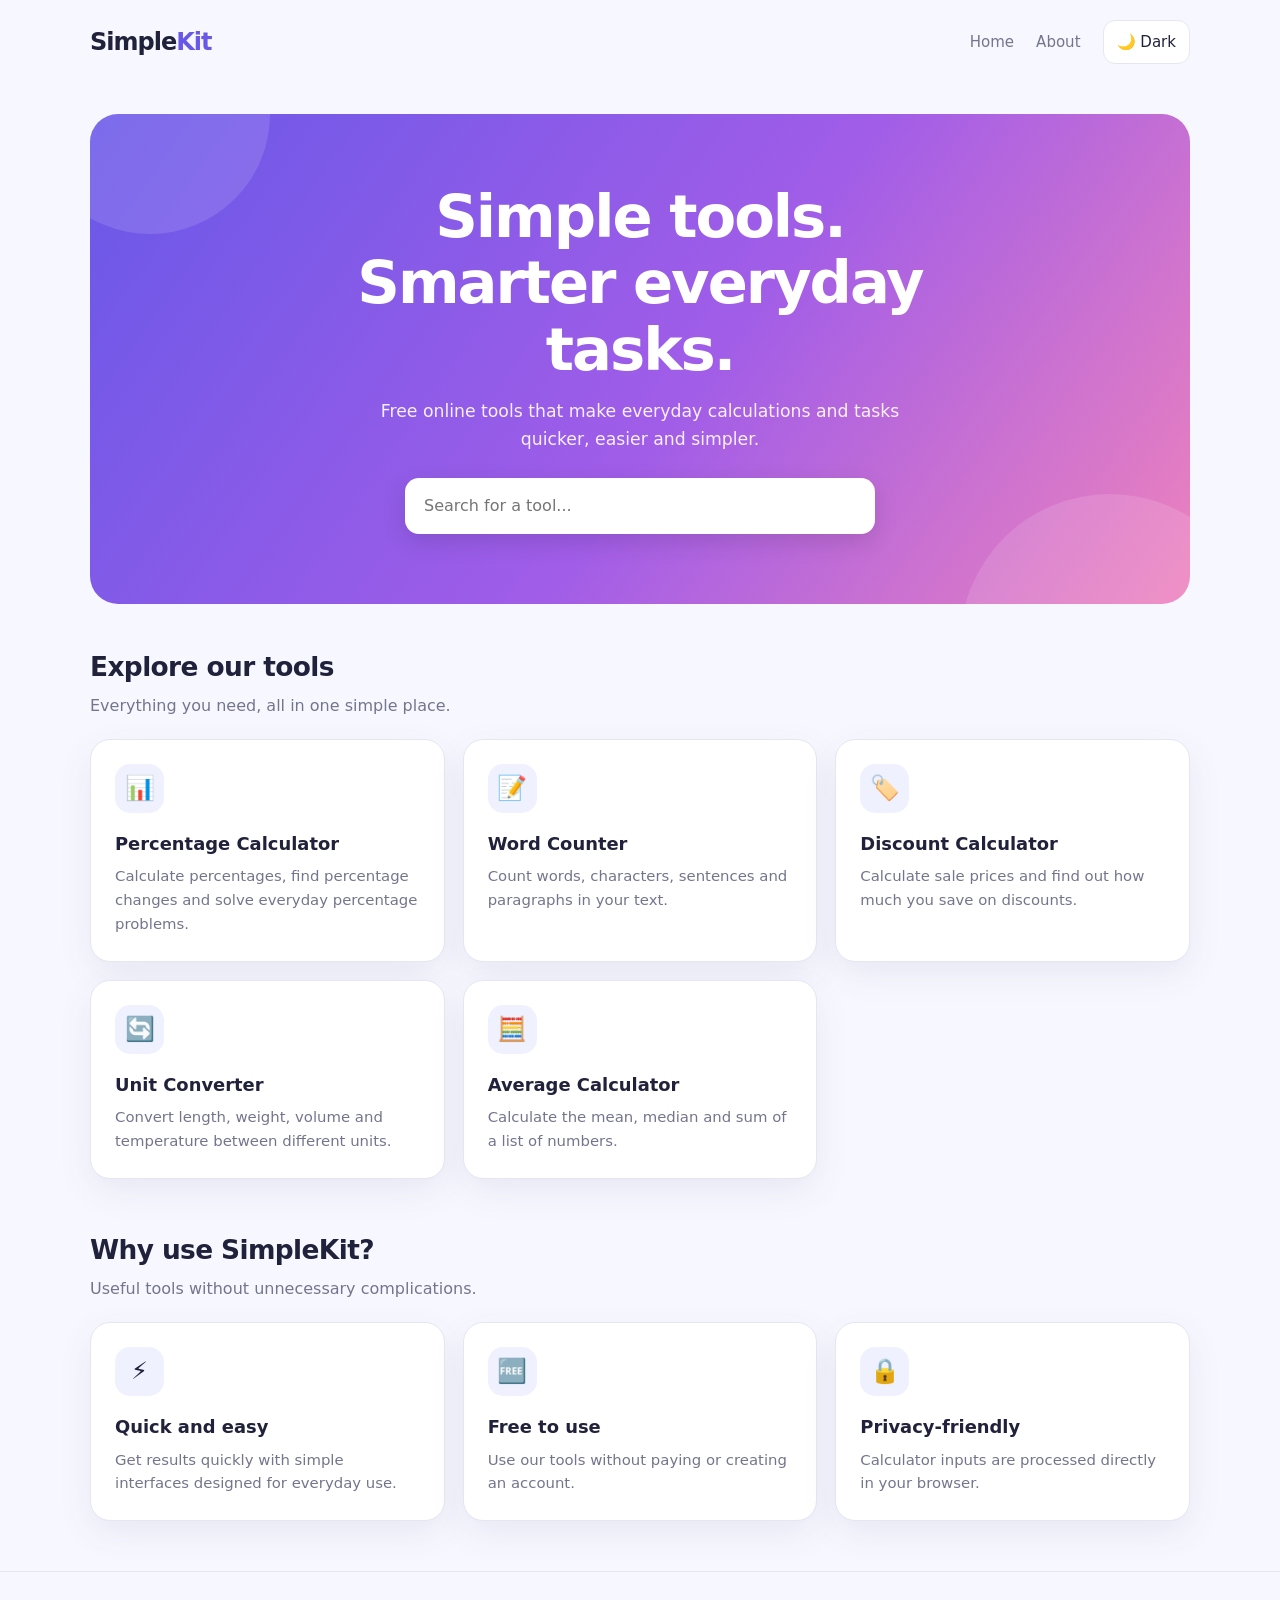
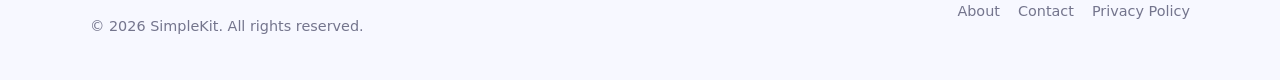
<file: index.html>
<!DOCTYPE html>
<html lang="en">
<head>
  <meta charset="UTF-8">
  <meta name="viewport" content="width=device-width, initial-scale=1.0">

  <meta name="description" content="SimpleKit offers free, easy-to-use online calculators, converters and productivity tools. No downloads or sign-ups required.">

  <meta name="keywords" content="free online tools, percentage calculator, word counter, discount calculator, unit converter, average calculator">

  <meta name="author" content="SimpleKit">

  <meta name="theme-color" content="#6958e8">

  <title>SimpleKit - Free Online Tools</title>

  <link rel="stylesheet" href="/assets/styles.css">

  <script>
    (function () {
      const saved = localStorage.getItem("simplekit-theme");
      const preferred = window.matchMedia("(prefers-color-scheme: dark)").matches
        ? "dark"
        : "light";

      document.documentElement.dataset.theme = saved || preferred;
    })();
  </script>

  <script src="/assets/app.js" defer></script>
</head>

<body>

  <!-- NAVIGATION -->
  <header class="container">
    <nav class="navbar">

      <a href="/" class="logo">
        Simple<span>Kit</span>
      </a>

      <div class="nav-links">
        <a href="/">Home</a>
        <a href="/about/">About</a>

        <button
          class="theme-toggle"
          id="theme-toggle"
          type="button"
          aria-label="Switch theme"
        >
          🌙 Dark
        </button>
      </div>

    </nav>
  </header>


  <!-- HERO SECTION -->
  <main class="container">

    <section class="hero">

      <div class="hero-content">

        <h1>Simple tools.<br>Smarter everyday tasks.</h1>

        <p>
          Free online tools that make everyday calculations and tasks
          quicker, easier and simpler.
        </p>

        <input
          type="search"
          id="tool-search"
          class="search-box"
          placeholder="Search for a tool..."
          aria-label="Search available tools"
        >

      </div>

    </section>


    <!-- TOOLS SECTION -->
    <section>

      <div class="section-heading">
        <h2>Explore our tools</h2>
        <p>Everything you need, all in one simple place.</p>
      </div>


      <div class="tools-grid" id="tools-grid">


        <!-- PERCENTAGE CALCULATOR -->
        <a href="/percentage/" class="tool-card">

          <div class="tool-icon">📊</div>

          <h3>Percentage Calculator</h3>

          <p>
            Calculate percentages, find percentage changes
            and solve everyday percentage problems.
          </p>

        </a>


        <!-- WORD COUNTER -->
        <a href="/word-counter/" class="tool-card">

          <div class="tool-icon">📝</div>

          <h3>Word Counter</h3>

          <p>
            Count words, characters, sentences and paragraphs
            in your text.
          </p>

        </a>


        <!-- DISCOUNT CALCULATOR -->
        <a href="/discount/" class="tool-card">

          <div class="tool-icon">🏷️</div>

          <h3>Discount Calculator</h3>

          <p>
            Calculate sale prices and find out how much
            you save on discounts.
          </p>

        </a>


        <!-- UNIT CONVERTER -->
        <a href="/unit-converter/" class="tool-card">

          <div class="tool-icon">🔄</div>

          <h3>Unit Converter</h3>

          <p>
            Convert length, weight, volume and temperature
            between different units.
          </p>

        </a>


        <!-- AVERAGE CALCULATOR -->
        <a href="/average/" class="tool-card">

          <div class="tool-icon">🧮</div>

          <h3>Average Calculator</h3>

          <p>
            Calculate the mean, median and sum of a list
            of numbers.
          </p>

        </a>


      </div>

      <p
        id="no-results"
        style="display:none; text-align:center; color:var(--muted);"
      >
        No tools found. Try another search.
      </p>

    </section>


    <!-- WHY SIMPLEKIT -->
    <section class="section-heading">

      <h2>Why use SimpleKit?</h2>

      <p>
        Useful tools without unnecessary complications.
      </p>

    </section>

    <div class="tools-grid">

      <div class="tool-card">
        <div class="tool-icon">⚡</div>
        <h3>Quick and easy</h3>
        <p>
          Get results quickly with simple interfaces
          designed for everyday use.
        </p>
      </div>

      <div class="tool-card">
        <div class="tool-icon">🆓</div>
        <h3>Free to use</h3>
        <p>
          Use our tools without paying or creating
          an account.
        </p>
      </div>

      <div class="tool-card">
        <div class="tool-icon">🔒</div>
        <h3>Privacy-friendly</h3>
        <p>
          Calculator inputs are processed directly
          in your browser.
        </p>
      </div>

    </div>

  </main>


  <!-- FOOTER -->
  <footer class="site-footer">

    <div class="container footer-inner">

      <p>
        © <span id="current-year"></span> SimpleKit.
        All rights reserved.
      </p>

      <div class="footer-links">

        <a href="/about/">About</a>

        <a href="/contact/">Contact</a>

        <a href="/privacy/">Privacy Policy</a>

      </div>

    </div>

  </footer>


  <!-- SMALL PAGE SCRIPTS -->
  <script>
    document.getElementById("current-year").textContent =
      new Date().getFullYear();

    const searchInput = document.getElementById("tool-search");
    const cards = document.querySelectorAll("#tools-grid .tool-card");
    const noResults = document.getElementById("no-results");

    searchInput.addEventListener("input", function () {
      const query = this.value.toLowerCase().trim();
      let visibleCount = 0;

      cards.forEach(function (card) {
        const matches = card.textContent.toLowerCase().includes(query);

        card.style.display = matches ? "" : "none";

        if (matches) visibleCount++;
      });

      noResults.style.display = visibleCount === 0 ? "block" : "none";
    });
  </script>

</body>
</html>
</file>
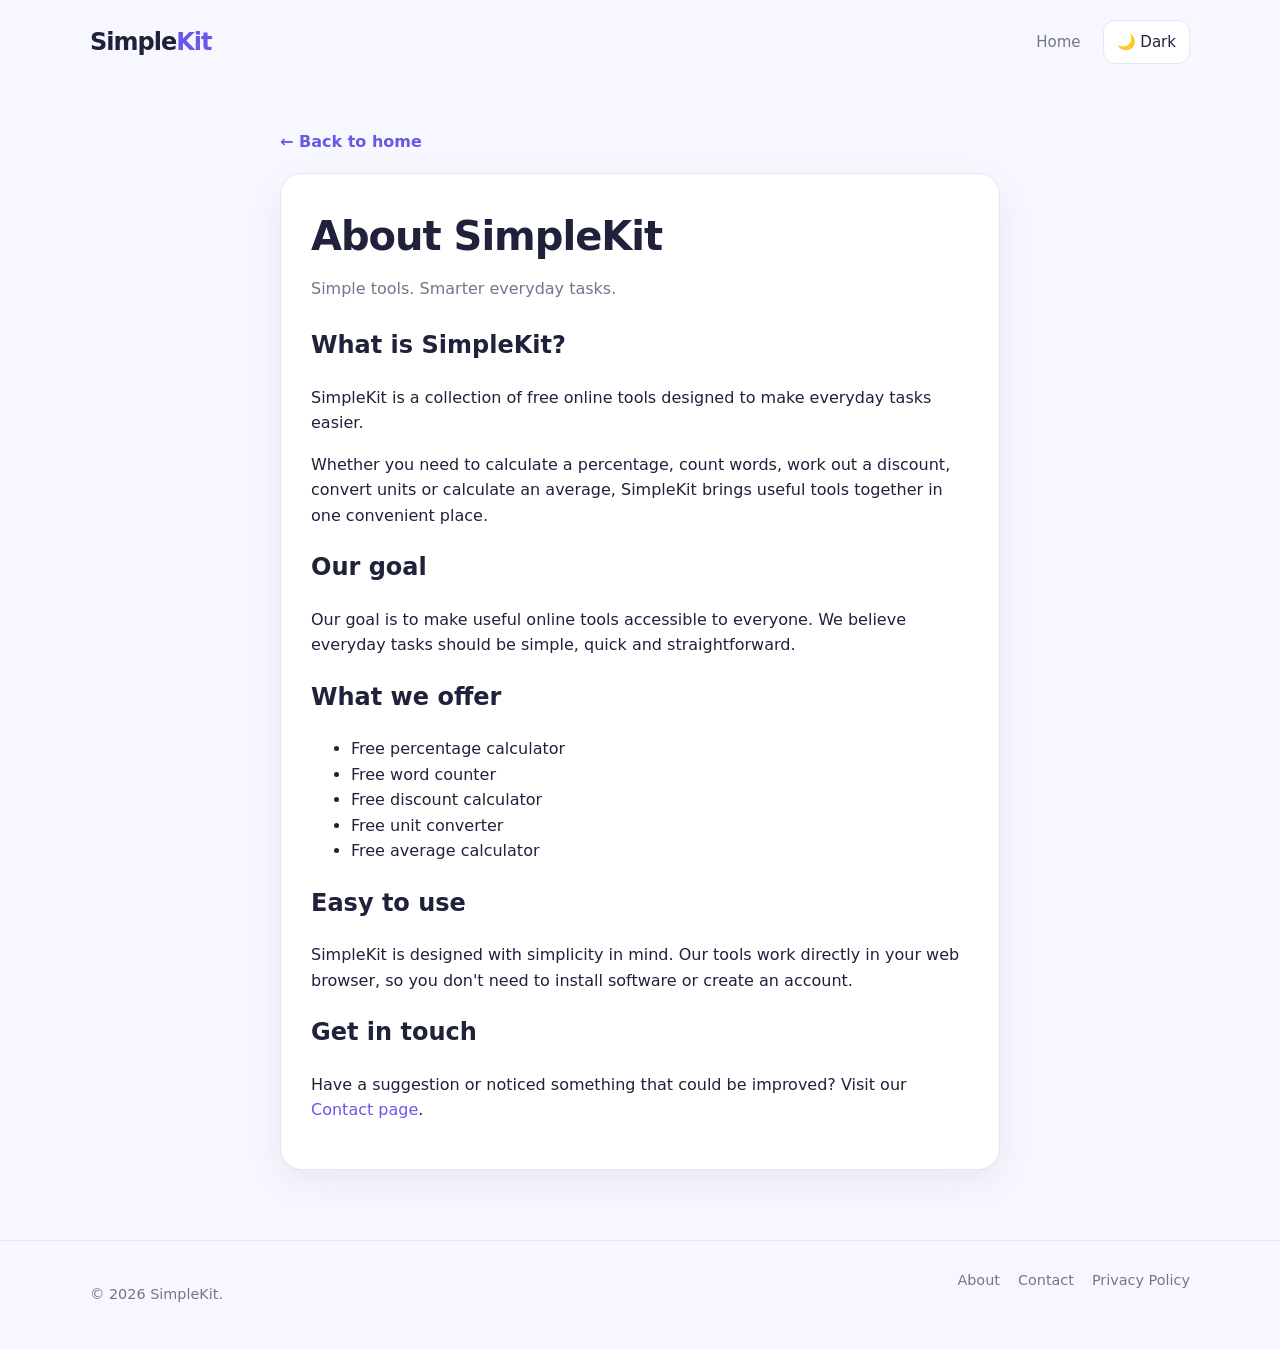
<file: about/index.html>
<!DOCTYPE html>
<html lang="en">
<head>
  <meta charset="UTF-8">
  <meta name="viewport" content="width=device-width, initial-scale=1.0">

  <meta name="description" content="Learn about SimpleKit, a collection of free and easy-to-use online tools designed to simplify everyday tasks.">

  <title>About Us - SimpleKit</title>

  <link rel="stylesheet" href="/assets/styles.css">

  <script>
    (function () {
      const saved = localStorage.getItem("simplekit-theme");
      const preferred = window.matchMedia("(prefers-color-scheme: dark)").matches ? "dark" : "light";
      document.documentElement.dataset.theme = saved || preferred;
    })();
  </script>

  <script src="/assets/app.js" defer></script>
</head>

<body>

  <header class="container">
    <nav class="navbar">
      <a href="/" class="logo">Simple<span>Kit</span></a>

      <div class="nav-links">
        <a href="/">Home</a>
        <button class="theme-toggle" id="theme-toggle" type="button">
          🌙 Dark
        </button>
      </div>
    </nav>
  </header>

  <main class="container">

    <section class="tool-layout">

      <a href="/" class="back-link">← Back to home</a>

      <div class="tool-panel">

        <h1>About SimpleKit</h1>

        <p class="tool-description">
          Simple tools. Smarter everyday tasks.
        </p>

        <h2>What is SimpleKit?</h2>

        <p>
          SimpleKit is a collection of free online tools designed
          to make everyday tasks easier.
        </p>

        <p>
          Whether you need to calculate a percentage, count words,
          work out a discount, convert units or calculate an average,
          SimpleKit brings useful tools together in one convenient place.
        </p>

        <h2>Our goal</h2>

        <p>
          Our goal is to make useful online tools accessible to everyone.
          We believe everyday tasks should be simple, quick and
          straightforward.
        </p>

        <h2>What we offer</h2>

        <ul>
          <li>Free percentage calculator</li>
          <li>Free word counter</li>
          <li>Free discount calculator</li>
          <li>Free unit converter</li>
          <li>Free average calculator</li>
        </ul>

        <h2>Easy to use</h2>

        <p>
          SimpleKit is designed with simplicity in mind.
          Our tools work directly in your web browser, so you
          don't need to install software or create an account.
        </p>

        <h2>Get in touch</h2>

        <p>
          Have a suggestion or noticed something that could be improved?
          Visit our <a href="/contact/" style="color:var(--primary);">Contact page</a>.
        </p>

      </div>

    </section>

  </main>

  <footer class="site-footer">
    <div class="container footer-inner">

      <p>© <span id="current-year"></span> SimpleKit.</p>

      <div class="footer-links">
        <a href="/about/">About</a>
        <a href="/contact/">Contact</a>
        <a href="/privacy/">Privacy Policy</a>
      </div>

    </div>
  </footer>

  <script>
    document.getElementById("current-year").textContent =
      new Date().getFullYear();
  </script>

</body>
</html>
</file>
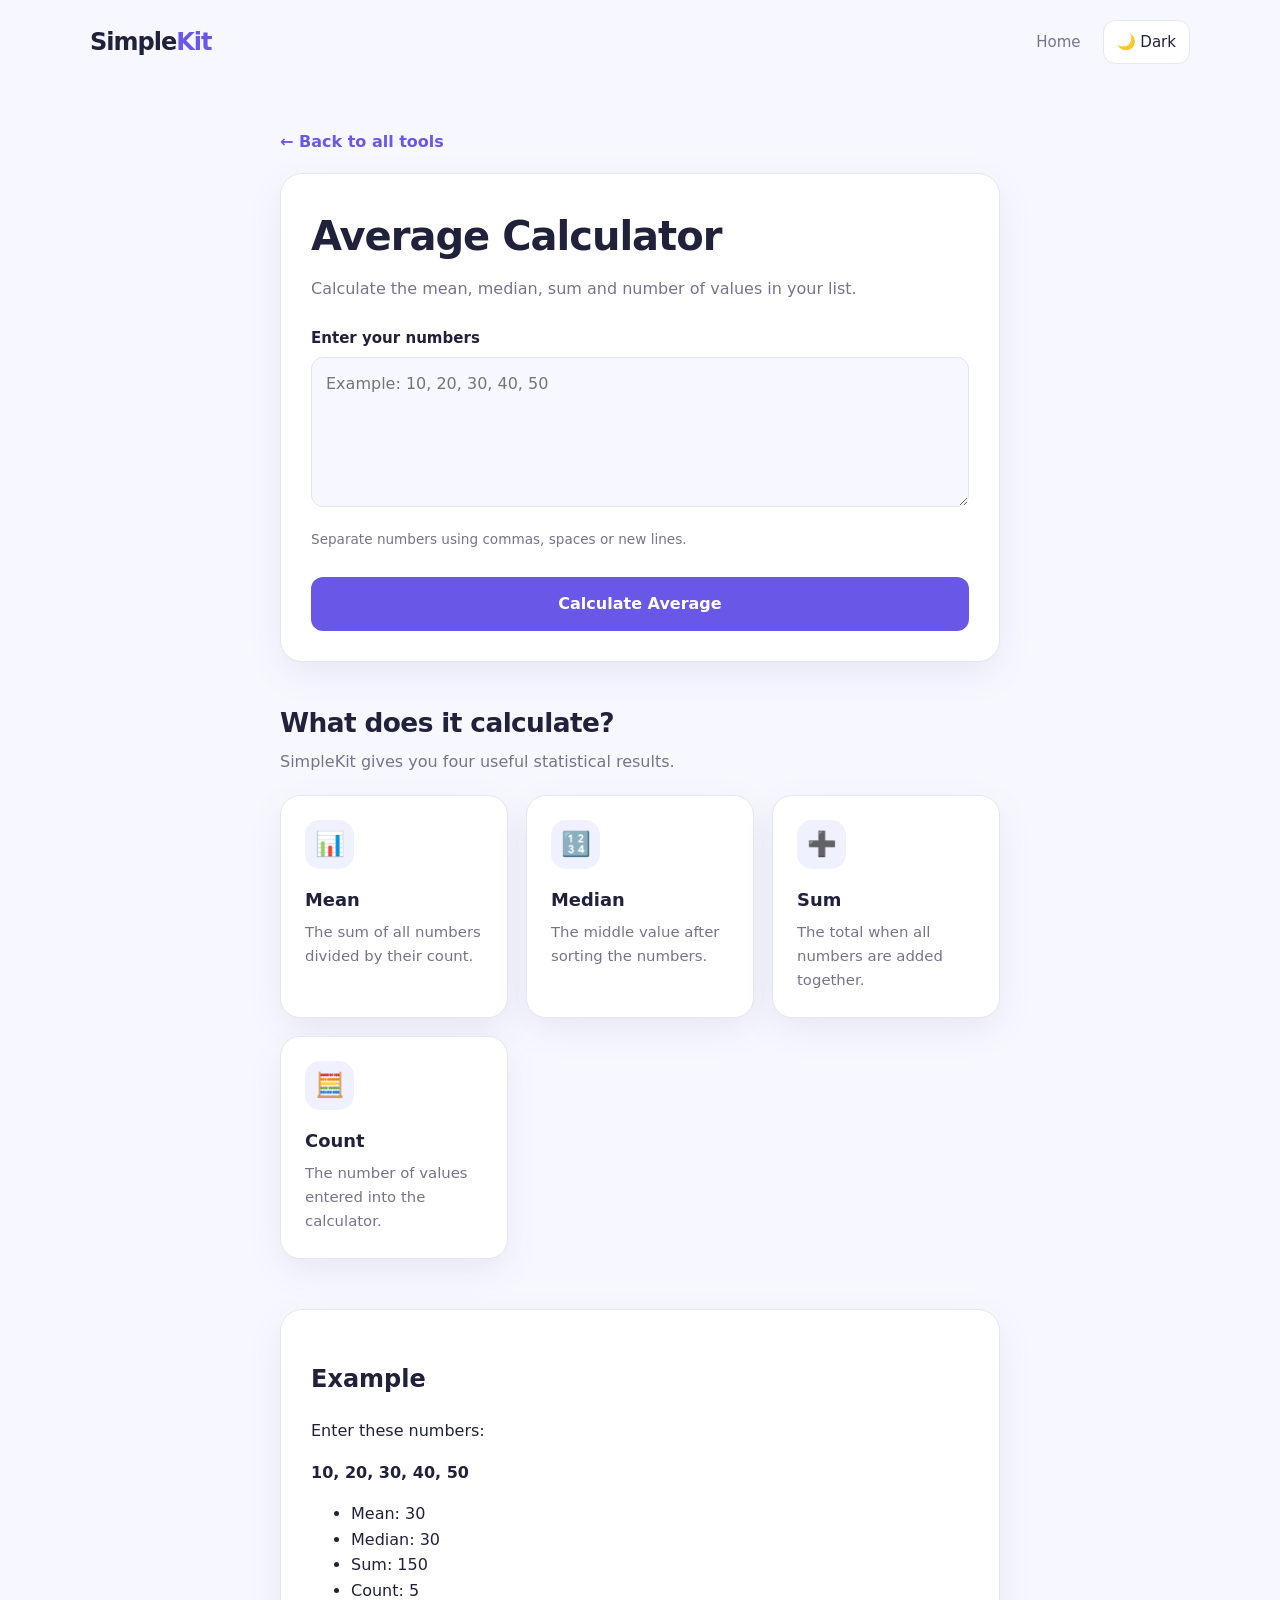
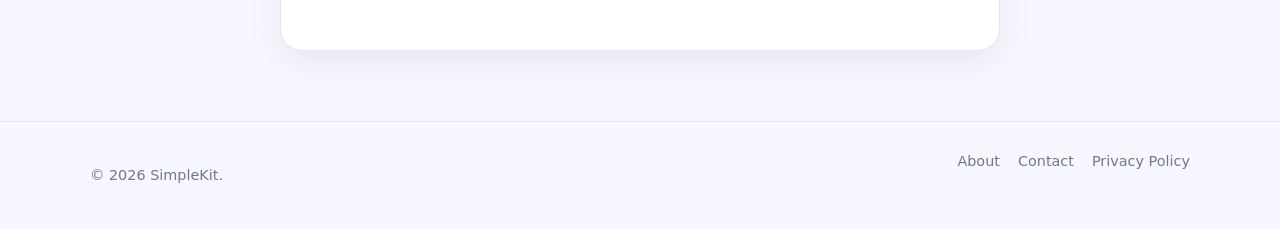
<file: average/index.html>
<!DOCTYPE html>
<html lang="en">
<head>
  <meta charset="UTF-8">
  <meta name="viewport" content="width=device-width, initial-scale=1.0">

  <meta name="description" content="Calculate the mean, median, sum and count of numbers using SimpleKit's free average calculator.">

  <title>Average Calculator - SimpleKit</title>

  <link rel="stylesheet" href="/assets/styles.css">

  <script>
    (function () {
      const saved = localStorage.getItem("simplekit-theme");
      const preferred = window.matchMedia("(prefers-color-scheme: dark)").matches ? "dark" : "light";
      document.documentElement.dataset.theme = saved || preferred;
    })();
  </script>

  <script src="/assets/app.js" defer></script>
</head>

<body>

  <header class="container">
    <nav class="navbar">
      <a href="/" class="logo">Simple<span>Kit</span></a>

      <div class="nav-links">
        <a href="/">Home</a>
        <button class="theme-toggle" id="theme-toggle" type="button">
          🌙 Dark
        </button>
      </div>
    </nav>
  </header>

  <main class="container">

    <section class="tool-layout">

      <a href="/" class="back-link">← Back to all tools</a>

      <div class="tool-panel">

        <h1>Average Calculator</h1>

        <p class="tool-description">
          Calculate the mean, median, sum and number of values
          in your list.
        </p>

        <div class="field">

          <label for="average-numbers">
            Enter your numbers
          </label>

          <textarea
            id="average-numbers"
            placeholder="Example: 10, 20, 30, 40, 50"
          ></textarea>

          <p style="color:var(--muted);font-size:0.85rem;">
            Separate numbers using commas, spaces or new lines.
          </p>

        </div>

        <button
          class="primary-button"
          type="button"
          onclick="calculateAverage()"
        >
          Calculate Average
        </button>

        <div class="result" id="result" aria-live="polite"></div>

      </div>

      <section class="section-heading">
        <h2>What does it calculate?</h2>
        <p>
          SimpleKit gives you four useful statistical results.
        </p>
      </section>

      <div class="tools-grid">

        <div class="tool-card">
          <div class="tool-icon">📊</div>
          <h3>Mean</h3>
          <p>The sum of all numbers divided by their count.</p>
        </div>

        <div class="tool-card">
          <div class="tool-icon">🔢</div>
          <h3>Median</h3>
          <p>The middle value after sorting the numbers.</p>
        </div>

        <div class="tool-card">
          <div class="tool-icon">➕</div>
          <h3>Sum</h3>
          <p>The total when all numbers are added together.</p>
        </div>

        <div class="tool-card">
          <div class="tool-icon">🧮</div>
          <h3>Count</h3>
          <p>The number of values entered into the calculator.</p>
        </div>

      </div>

      <section class="tool-panel">
        <h2>Example</h2>

        <p>Enter these numbers:</p>

        <p><strong>10, 20, 30, 40, 50</strong></p>

        <ul>
          <li>Mean: 30</li>
          <li>Median: 30</li>
          <li>Sum: 150</li>
          <li>Count: 5</li>
        </ul>

      </section>

    </section>

  </main>

  <footer class="site-footer">
    <div class="container footer-inner">

      <p>© <span id="current-year"></span> SimpleKit.</p>

      <div class="footer-links">
        <a href="/about/">About</a>
        <a href="/contact/">Contact</a>
        <a href="/privacy/">Privacy Policy</a>
      </div>

    </div>
  </footer>

  <script>
    document.getElementById("current-year").textContent =
      new Date().getFullYear();
  </script>

</body>
</html>
</file>
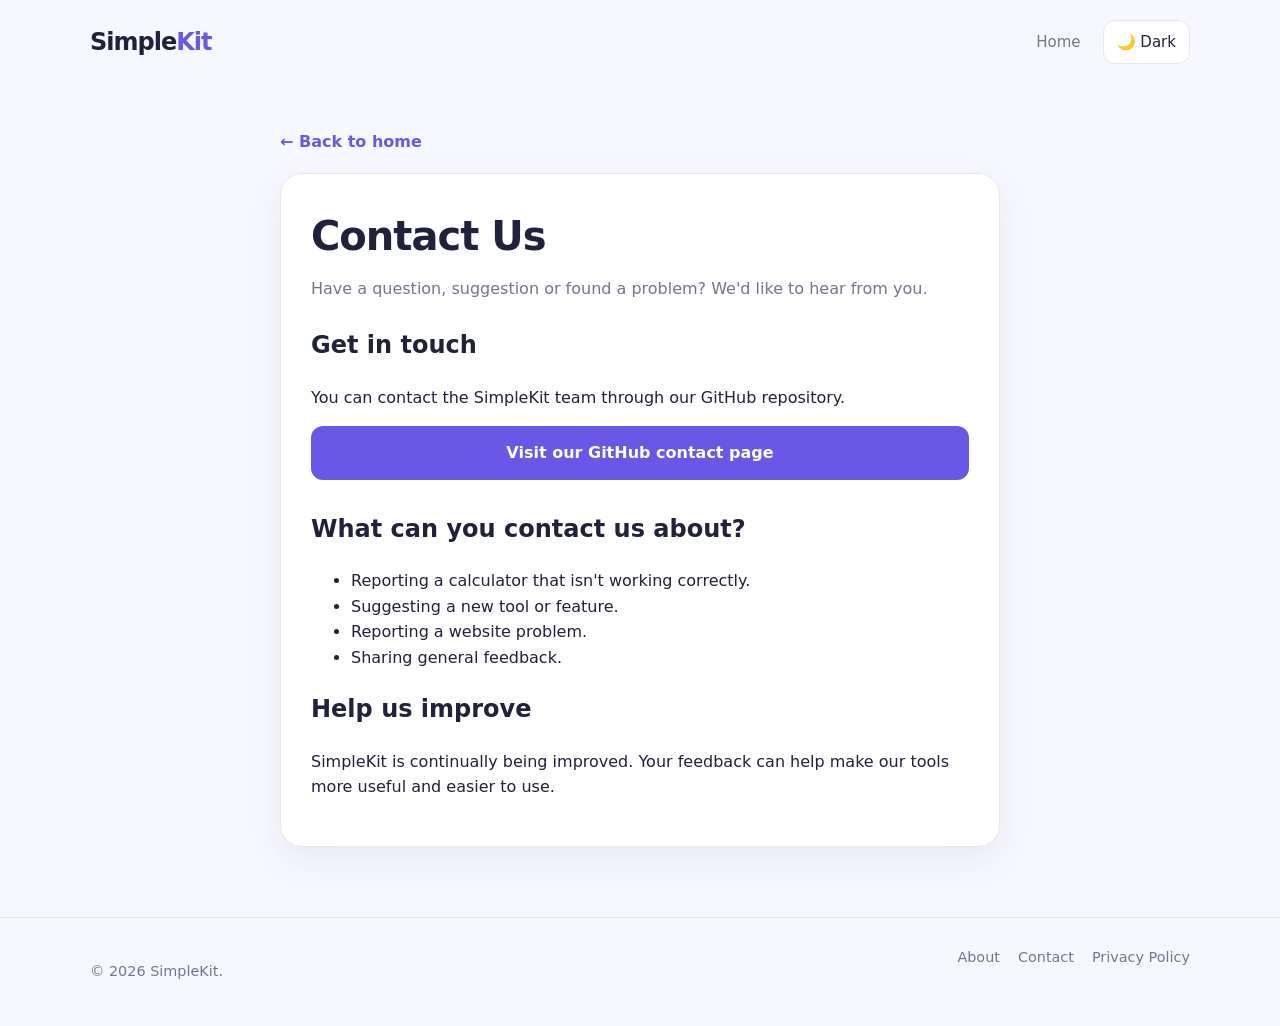
<file: contact/index.html>
<!DOCTYPE html>
<html lang="en">
<head>
  <meta charset="UTF-8">
  <meta name="viewport" content="width=device-width, initial-scale=1.0">

  <meta name="description" content="Contact SimpleKit to report problems, suggest improvements or recommend new online tools.">

  <title>Contact Us - SimpleKit</title>

  <link rel="stylesheet" href="/assets/styles.css">

  <script>
    (function () {
      const saved = localStorage.getItem("simplekit-theme");
      const preferred = window.matchMedia("(prefers-color-scheme: dark)").matches ? "dark" : "light";
      document.documentElement.dataset.theme = saved || preferred;
    })();
  </script>

  <script src="/assets/app.js" defer></script>
</head>

<body>

  <header class="container">
    <nav class="navbar">
      <a href="/" class="logo">Simple<span>Kit</span></a>

      <div class="nav-links">
        <a href="/">Home</a>
        <button class="theme-toggle" id="theme-toggle" type="button">
          🌙 Dark
        </button>
      </div>
    </nav>
  </header>

  <main class="container">

    <section class="tool-layout">

      <a href="/" class="back-link">← Back to home</a>

      <div class="tool-panel">

        <h1>Contact Us</h1>

        <p class="tool-description">
          Have a question, suggestion or found a problem?
          We'd like to hear from you.
        </p>

        <h2>Get in touch</h2>

        <p>
          You can contact the SimpleKit team through our
          GitHub repository.
        </p>

        <a
          href="https://github.com/SteakNS/simplekit/issues"
          target="_blank"
          rel="noopener noreferrer"
          class="primary-button"
          style="display:block;text-align:center;"
        >
          Visit our GitHub contact page
        </a>

        <h2 style="margin-top:30px;">What can you contact us about?</h2>

        <ul>
          <li>Reporting a calculator that isn't working correctly.</li>
          <li>Suggesting a new tool or feature.</li>
          <li>Reporting a website problem.</li>
          <li>Sharing general feedback.</li>
        </ul>

        <h2>Help us improve</h2>

        <p>
          SimpleKit is continually being improved.
          Your feedback can help make our tools more useful
          and easier to use.
        </p>

      </div>

    </section>

  </main>

  <footer class="site-footer">
    <div class="container footer-inner">

      <p>© <span id="current-year"></span> SimpleKit.</p>

      <div class="footer-links">
        <a href="/about/">About</a>
        <a href="/contact/">Contact</a>
        <a href="/privacy/">Privacy Policy</a>
      </div>

    </div>
  </footer>

  <script>
    document.getElementById("current-year").textContent =
      new Date().getFullYear();
  </script>

</body>
</html>
</file>
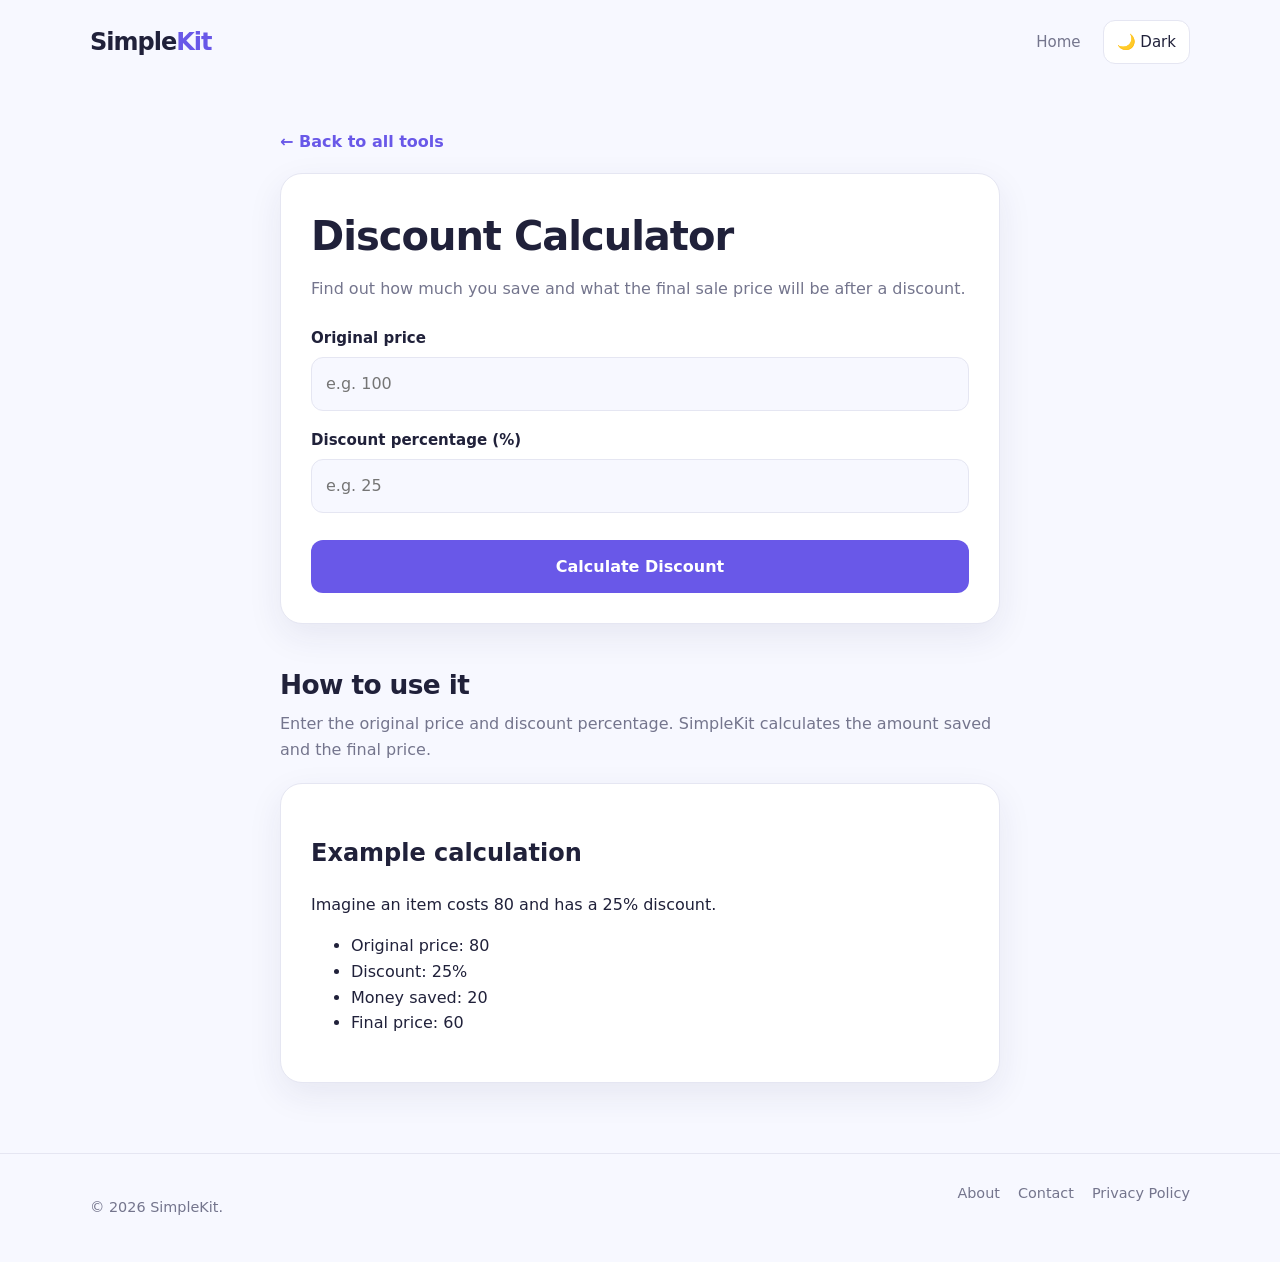
<file: discount/index.html>
<!DOCTYPE html>
<html lang="en">
<head>
  <meta charset="UTF-8">
  <meta name="viewport" content="width=device-width, initial-scale=1.0">

  <meta name="description" content="Calculate sale prices, discounts and savings with SimpleKit's free discount calculator.">

  <title>Discount Calculator - SimpleKit</title>

  <link rel="stylesheet" href="/assets/styles.css">

  <script>
    (function () {
      const saved = localStorage.getItem("simplekit-theme");
      const preferred = window.matchMedia("(prefers-color-scheme: dark)").matches ? "dark" : "light";
      document.documentElement.dataset.theme = saved || preferred;
    })();
  </script>

  <script src="/assets/app.js" defer></script>
</head>

<body>

  <header class="container">
    <nav class="navbar">
      <a href="/" class="logo">Simple<span>Kit</span></a>

      <div class="nav-links">
        <a href="/">Home</a>
        <button class="theme-toggle" id="theme-toggle" type="button">
          🌙 Dark
        </button>
      </div>
    </nav>
  </header>

  <main class="container">

    <section class="tool-layout">

      <a href="/" class="back-link">← Back to all tools</a>

      <div class="tool-panel">

        <h1>Discount Calculator</h1>

        <p class="tool-description">
          Find out how much you save and what the final sale
          price will be after a discount.
        </p>

        <div class="field">
          <label for="original-price">Original price</label>
          <input
            type="number"
            id="original-price"
            placeholder="e.g. 100"
            min="0"
            step="any"
          >
        </div>

        <div class="field">
          <label for="discount-percent">Discount percentage (%)</label>
          <input
            type="number"
            id="discount-percent"
            placeholder="e.g. 25"
            min="0"
            max="100"
            step="any"
          >
        </div>

        <button
          class="primary-button"
          type="button"
          onclick="calculateDiscount()"
        >
          Calculate Discount
        </button>

        <div class="result" id="result" aria-live="polite"></div>

      </div>

      <section class="section-heading">
        <h2>How to use it</h2>
        <p>
          Enter the original price and discount percentage.
          SimpleKit calculates the amount saved and the final price.
        </p>
      </section>

      <section class="tool-panel">

        <h2>Example calculation</h2>

        <p>
          Imagine an item costs 80 and has a 25% discount.
        </p>

        <ul>
          <li>Original price: 80</li>
          <li>Discount: 25%</li>
          <li>Money saved: 20</li>
          <li>Final price: 60</li>
        </ul>

      </section>

    </section>

  </main>

  <footer class="site-footer">
    <div class="container footer-inner">

      <p>© <span id="current-year"></span> SimpleKit.</p>

      <div class="footer-links">
        <a href="/about/">About</a>
        <a href="/contact/">Contact</a>
        <a href="/privacy/">Privacy Policy</a>
      </div>

    </div>
  </footer>

  <script>
    document.getElementById("current-year").textContent =
      new Date().getFullYear();
  </script>

</body>
</html>
</file>
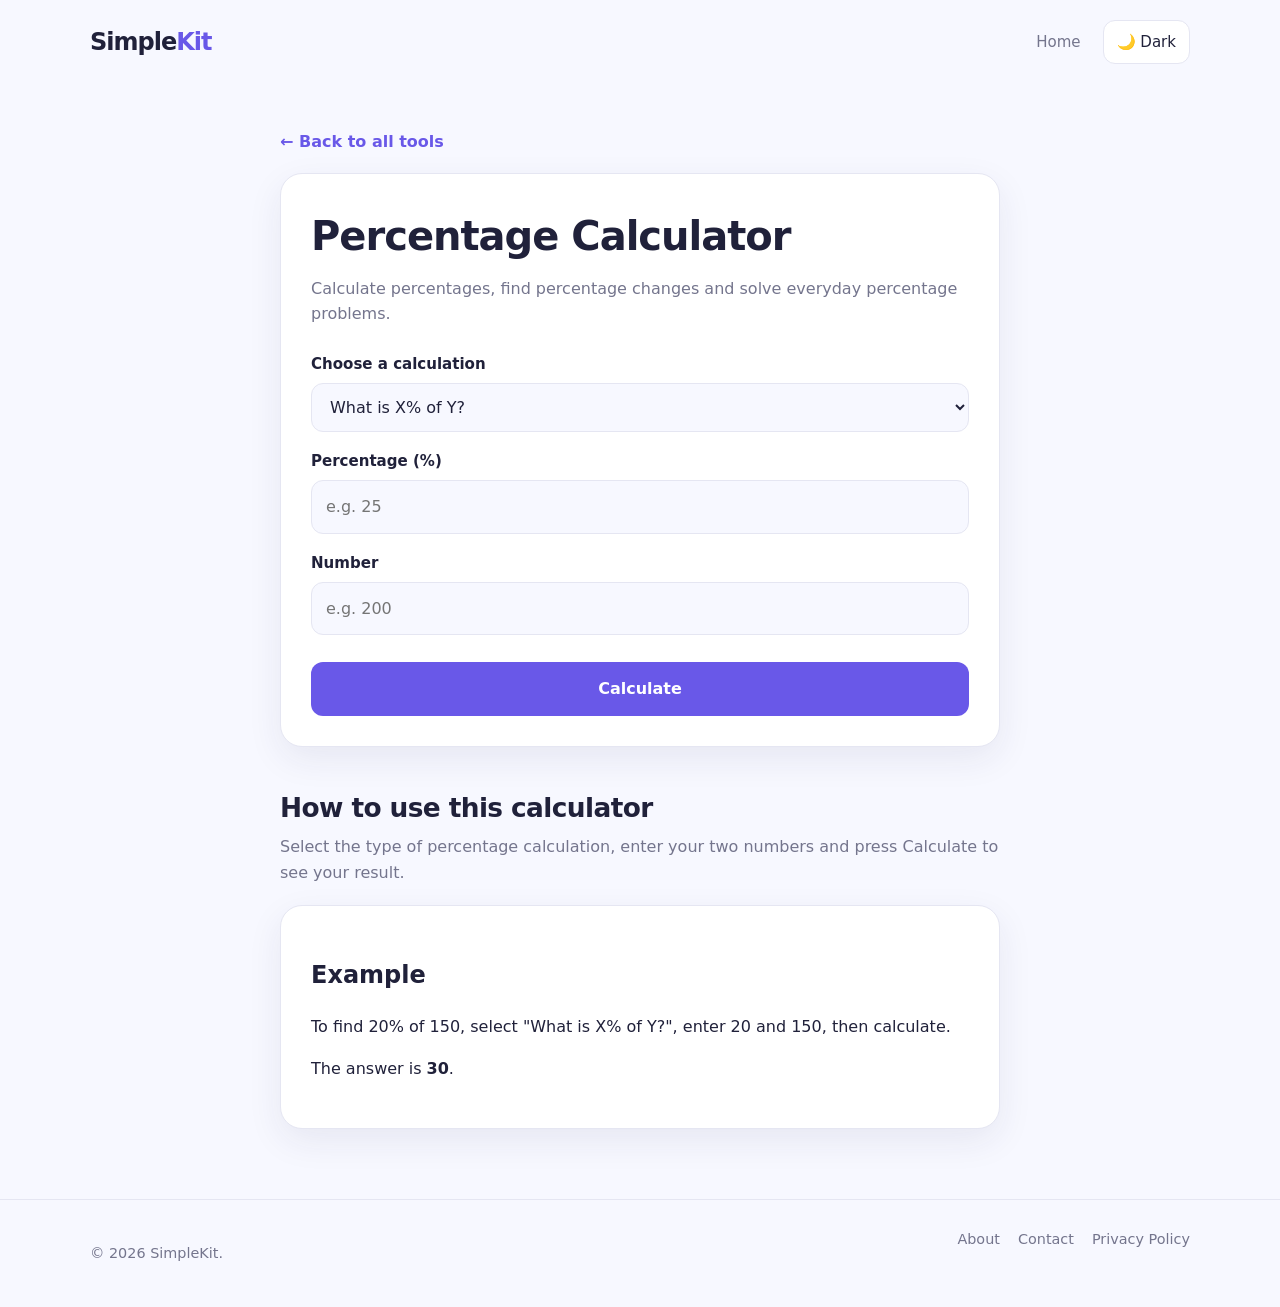
<file: percentage/Index.html>
<!DOCTYPE html>
<html lang="en">
<head>
  <meta charset="UTF-8">
  <meta name="viewport" content="width=device-width, initial-scale=1.0">
  <meta name="description" content="Use SimpleKit's free percentage calculator to find percentages, calculate percentage changes and work out what percentage one number is of another.">
  <title>Percentage Calculator - SimpleKit</title>
  <link rel="stylesheet" href="/assets/styles.css">
  <script>
    (function () {
      const saved = localStorage.getItem("simplekit-theme");
      const preferred = window.matchMedia("(prefers-color-scheme: dark)").matches ? "dark" : "light";
      document.documentElement.dataset.theme = saved || preferred;
    })();
  </script>
  <script src="/assets/app.js" defer></script>
</head>

<body>

  <header class="container">
    <nav class="navbar">
      <a href="/" class="logo">Simple<span>Kit</span></a>

      <div class="nav-links">
        <a href="/">Home</a>
        <button class="theme-toggle" id="theme-toggle" type="button">🌙 Dark</button>
      </div>
    </nav>
  </header>

  <main class="container">
    <section class="tool-layout">

      <a href="/" class="back-link">← Back to all tools</a>

      <div class="tool-panel">

        <h1>Percentage Calculator</h1>

        <p class="tool-description">
          Calculate percentages, find percentage changes and solve
          everyday percentage problems.
        </p>

        <div class="field">
          <label for="percentage-mode">Choose a calculation</label>

          <select id="percentage-mode">
            <option value="percent-of">What is X% of Y?</option>
            <option value="what-percent">X is what percentage of Y?</option>
            <option value="change">Percentage change from X to Y</option>
          </select>
        </div>

        <div class="field">
          <label for="percentage-first" id="first-label">Percentage (%)</label>
          <input
            type="number"
            id="percentage-first"
            placeholder="e.g. 25"
            step="any"
          >
        </div>

        <div class="field">
          <label for="percentage-second" id="second-label">Number</label>
          <input
            type="number"
            id="percentage-second"
            placeholder="e.g. 200"
            step="any"
          >
        </div>

        <button
          class="primary-button"
          type="button"
          onclick="calculatePercentage()"
        >
          Calculate
        </button>

        <div class="result" id="result" aria-live="polite"></div>

      </div>

      <section class="section-heading">
        <h2>How to use this calculator</h2>
        <p>
          Select the type of percentage calculation, enter your two
          numbers and press Calculate to see your result.
        </p>
      </section>

      <section class="tool-panel">
        <h2>Example</h2>
        <p>
          To find 20% of 150, select "What is X% of Y?",
          enter 20 and 150, then calculate.
        </p>
        <p>
          The answer is <strong>30</strong>.
        </p>
      </section>

    </section>
  </main>

  <footer class="site-footer">
    <div class="container footer-inner">
      <p>© <span id="current-year"></span> SimpleKit.</p>
      <div class="footer-links">
        <a href="/about/">About</a>
        <a href="/contact/">Contact</a>
        <a href="/privacy/">Privacy Policy</a>
      </div>
    </div>
  </footer>

  <script>
    document.getElementById("current-year").textContent =
      new Date().getFullYear();

    const mode = document.getElementById("percentage-mode");
    const firstLabel = document.getElementById("first-label");
    const secondLabel = document.getElementById("second-label");

    mode.addEventListener("change", function () {
      if (this.value === "percent-of") {
        firstLabel.textContent = "Percentage (%)";
        secondLabel.textContent = "Number";
      } else if (this.value === "what-percent") {
        firstLabel.textContent = "First number (X)";
        secondLabel.textContent = "Second number (Y)";
      } else {
        firstLabel.textContent = "Starting value (X)";
        secondLabel.textContent = "New value (Y)";
      }

      document.getElementById("result").classList.remove("show");
    });
  </script>

</body>
</html>
</file>
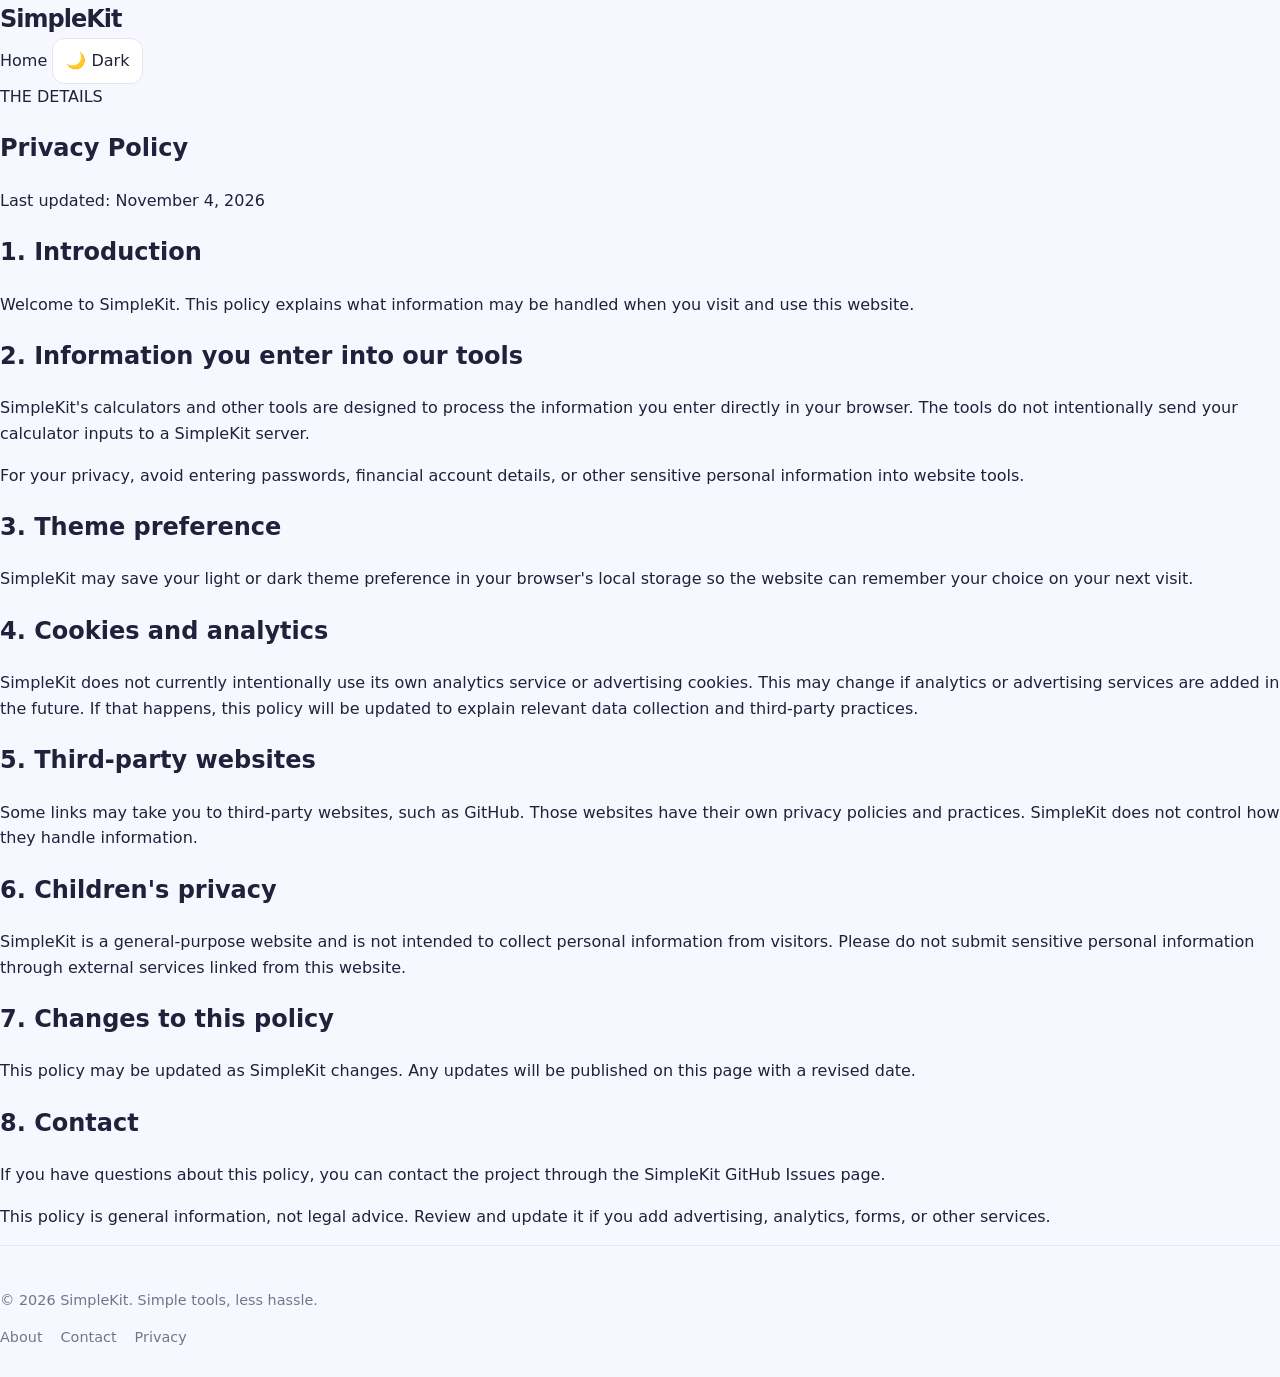
<file: privacy/index.html>
<!DOCTYPE html>
<html lang="en">
<head>
  <meta charset="UTF-8">
  <meta name="viewport" content="width=device-width, initial-scale=1.0">
  <meta name="description" content="Read the SimpleKit privacy policy and learn how the website handles information.">
  <title>Privacy Policy | SimpleKit</title>
  <link rel="stylesheet" href="../assets/styles.css">
  <script>
    (() => {
      const saved = localStorage.getItem("simplekit-theme");
      const theme = saved || (matchMedia("(prefers-color-scheme: dark)").matches ? "dark" : "light");
      document.documentElement.dataset.theme = theme;
    })();
  </script>
  <script src="../assets/app.js" defer></script>
</head>
<body>
  <header class="site-header">
    <a class="logo" href="../">SimpleKit</a>
    <nav class="header-actions">
      <a href="../">Home</a>
      <button class="theme-toggle" id="theme-toggle" type="button" aria-label="Toggle dark mode">🌙</button>
    </nav>
  </header>
  <main class="page-container">
    <section class="page-hero">
      <span class="eyebrow">THE DETAILS</span>
      <h1>Privacy Policy</h1>
      <p>Last updated: November 4, 2026</p>
    </section>
    <section class="content-card">
      <h2>1. Introduction</h2>
      <p>Welcome to SimpleKit. This policy explains what information may be handled when you visit and use this website.</p>
      <h2>2. Information you enter into our tools</h2>
      <p>SimpleKit's calculators and other tools are designed to process the information you enter directly in your browser. The tools do not intentionally send your calculator inputs to a SimpleKit server.</p>
      <p>For your privacy, avoid entering passwords, financial account details, or other sensitive personal information into website tools.</p>
      <h2>3. Theme preference</h2>
      <p>SimpleKit may save your light or dark theme preference in your browser's local storage so the website can remember your choice on your next visit.</p>
      <h2>4. Cookies and analytics</h2>
      <p>SimpleKit does not currently intentionally use its own analytics service or advertising cookies. This may change if analytics or advertising services are added in the future. If that happens, this policy will be updated to explain relevant data collection and third-party practices.</p>
      <h2>5. Third-party websites</h2>
      <p>Some links may take you to third-party websites, such as GitHub. Those websites have their own privacy policies and practices. SimpleKit does not control how they handle information.</p>
      <h2>6. Children's privacy</h2>
      <p>SimpleKit is a general-purpose website and is not intended to collect personal information from visitors. Please do not submit sensitive personal information through external services linked from this website.</p>
      <h2>7. Changes to this policy</h2>
      <p>This policy may be updated as SimpleKit changes. Any updates will be published on this page with a revised date.</p>
      <h2>8. Contact</h2>
      <p>If you have questions about this policy, you can contact the project through the <a href="https://github.com/SteakNS/simplekit/issues">SimpleKit GitHub Issues page</a>.</p>
      <p class="muted">This policy is general information, not legal advice. Review and update it if you add advertising, analytics, forms, or other services.</p>
    </section>
  </main>
  <footer class="site-footer">
    <p>© <span id="current-year">2026</span> SimpleKit. Simple tools, less hassle.</p>
    <div class="footer-links">
      <a href="../about/">About</a>
      <a href="../contact/">Contact</a>
      <a href="./">Privacy</a>
    </div>
  </footer>
</body>
</html>
</file>
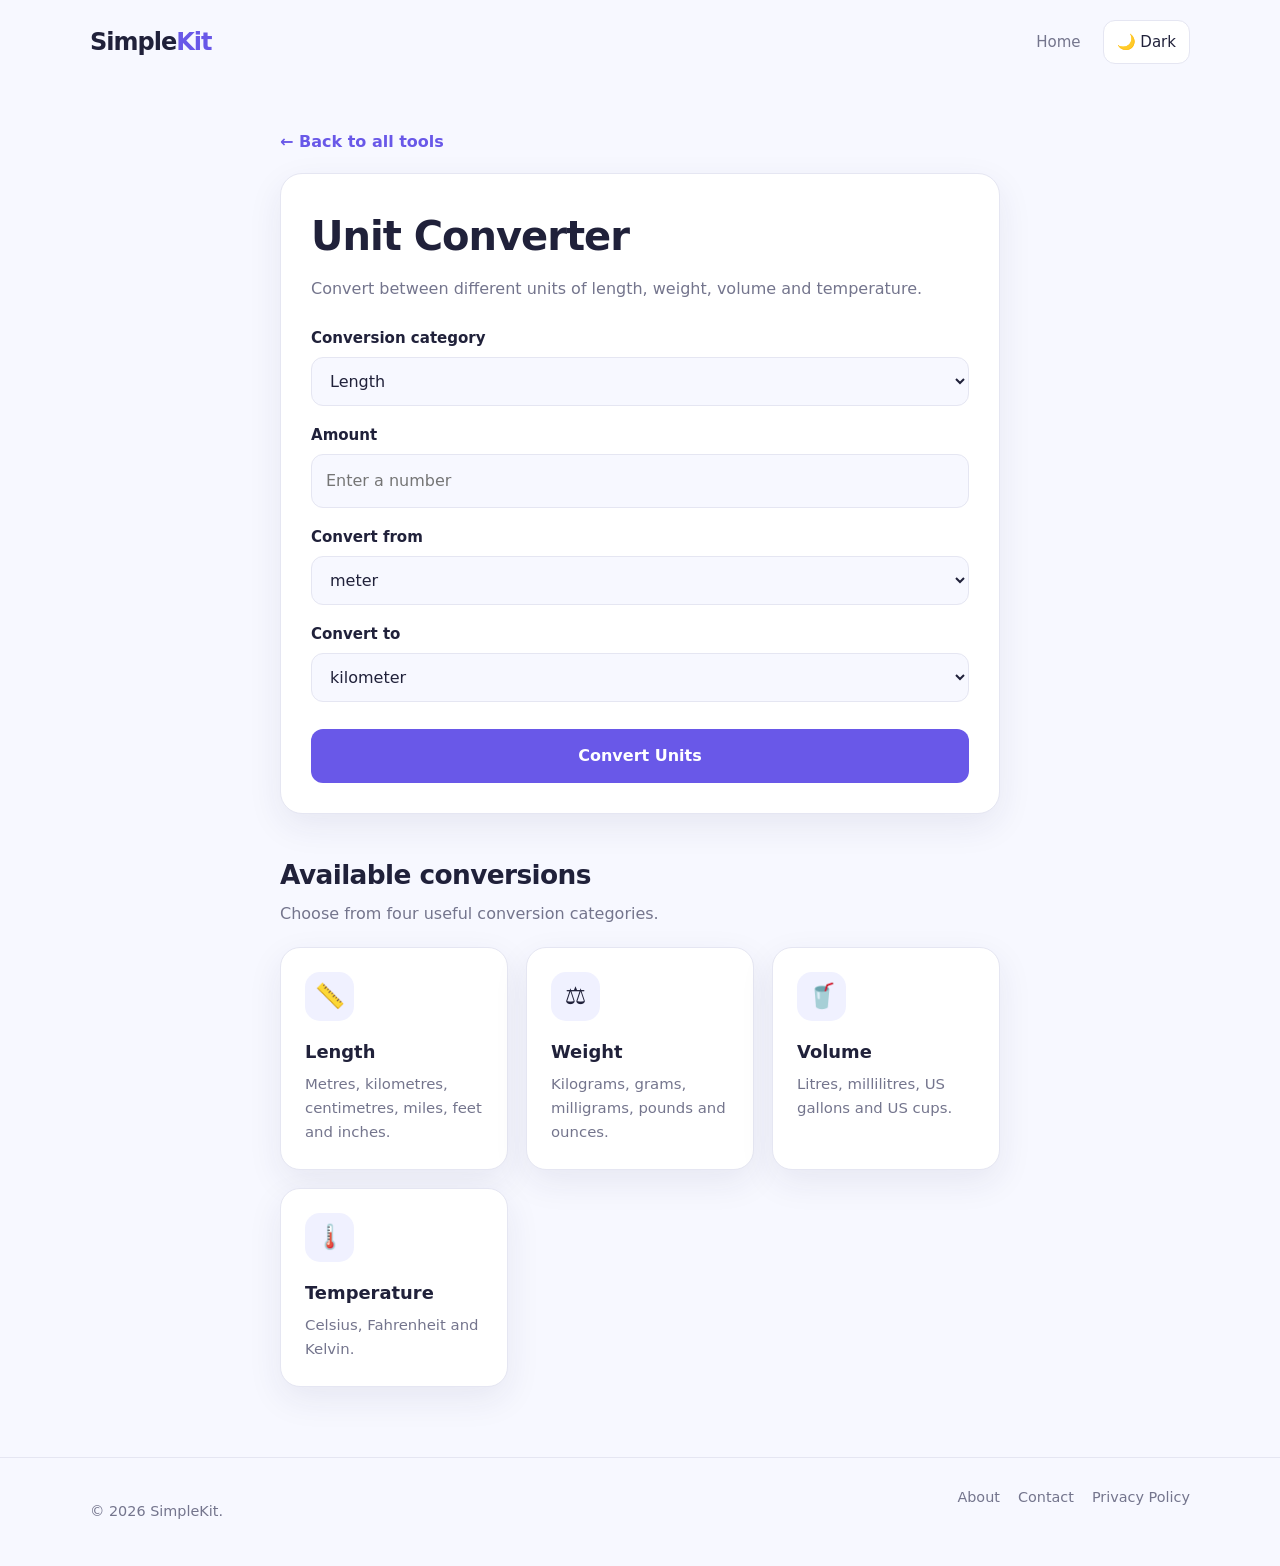
<file: unit-converter/index.html>
<!DOCTYPE html>
<html lang="en">
<head>
  <meta charset="UTF-8">
  <meta name="viewport" content="width=device-width, initial-scale=1.0">

  <meta name="description" content="Convert length, weight, volume and temperature with SimpleKit's free online unit converter.">

  <title>Unit Converter - SimpleKit</title>

  <link rel="stylesheet" href="/assets/styles.css">

  <script>
    (function () {
      const saved = localStorage.getItem("simplekit-theme");
      const preferred = window.matchMedia("(prefers-color-scheme: dark)").matches ? "dark" : "light";
      document.documentElement.dataset.theme = saved || preferred;
    })();
  </script>

  <script src="/assets/app.js" defer></script>
</head>

<body>

  <header class="container">
    <nav class="navbar">
      <a href="/" class="logo">Simple<span>Kit</span></a>

      <div class="nav-links">
        <a href="/">Home</a>
        <button class="theme-toggle" id="theme-toggle" type="button">
          🌙 Dark
        </button>
      </div>
    </nav>
  </header>

  <main class="container">

    <section class="tool-layout">

      <a href="/" class="back-link">← Back to all tools</a>

      <div class="tool-panel">

        <h1>Unit Converter</h1>

        <p class="tool-description">
          Convert between different units of length, weight,
          volume and temperature.
        </p>

        <div class="field">
          <label for="unit-category">Conversion category</label>

          <select id="unit-category">
            <option value="length">Length</option>
            <option value="weight">Weight</option>
            <option value="volume">Volume</option>
            <option value="temperature">Temperature</option>
          </select>
        </div>

        <div class="field">
          <label for="unit-value">Amount</label>

          <input
            type="number"
            id="unit-value"
            placeholder="Enter a number"
            step="any"
          >
        </div>

        <div class="field">
          <label for="unit-from">Convert from</label>

          <select id="unit-from">
          </select>
        </div>

        <div class="field">
          <label for="unit-to">Convert to</label>

          <select id="unit-to">
          </select>
        </div>

        <button
          class="primary-button"
          type="button"
          onclick="convertUnits()"
        >
          Convert Units
        </button>

        <div class="result" id="result" aria-live="polite"></div>

      </div>

      <section class="section-heading">
        <h2>Available conversions</h2>
        <p>Choose from four useful conversion categories.</p>
      </section>

      <div class="tools-grid">

        <div class="tool-card">
          <div class="tool-icon">📏</div>
          <h3>Length</h3>
          <p>Metres, kilometres, centimetres, miles, feet and inches.</p>
        </div>

        <div class="tool-card">
          <div class="tool-icon">⚖️</div>
          <h3>Weight</h3>
          <p>Kilograms, grams, milligrams, pounds and ounces.</p>
        </div>

        <div class="tool-card">
          <div class="tool-icon">🥤</div>
          <h3>Volume</h3>
          <p>Litres, millilitres, US gallons and US cups.</p>
        </div>

        <div class="tool-card">
          <div class="tool-icon">🌡️</div>
          <h3>Temperature</h3>
          <p>Celsius, Fahrenheit and Kelvin.</p>
        </div>

      </div>

    </section>

  </main>

  <footer class="site-footer">
    <div class="container footer-inner">

      <p>© <span id="current-year"></span> SimpleKit.</p>

      <div class="footer-links">
        <a href="/about/">About</a>
        <a href="/contact/">Contact</a>
        <a href="/privacy/">Privacy Policy</a>
      </div>

    </div>
  </footer>

  <script>
    document.getElementById("current-year").textContent =
      new Date().getFullYear();

    const category = document.getElementById("unit-category");
    const from = document.getElementById("unit-from");
    const to = document.getElementById("unit-to");

    category.addEventListener("change", function () {
      document.getElementById("result").classList.remove("show");
    });

    from.addEventListener("change", function () {
      document.getElementById("result").classList.remove("show");
    });

    to.addEventListener("change", function () {
      document.getElementById("result").classList.remove("show");
    });
  </script>

</body>
</html>
</file>
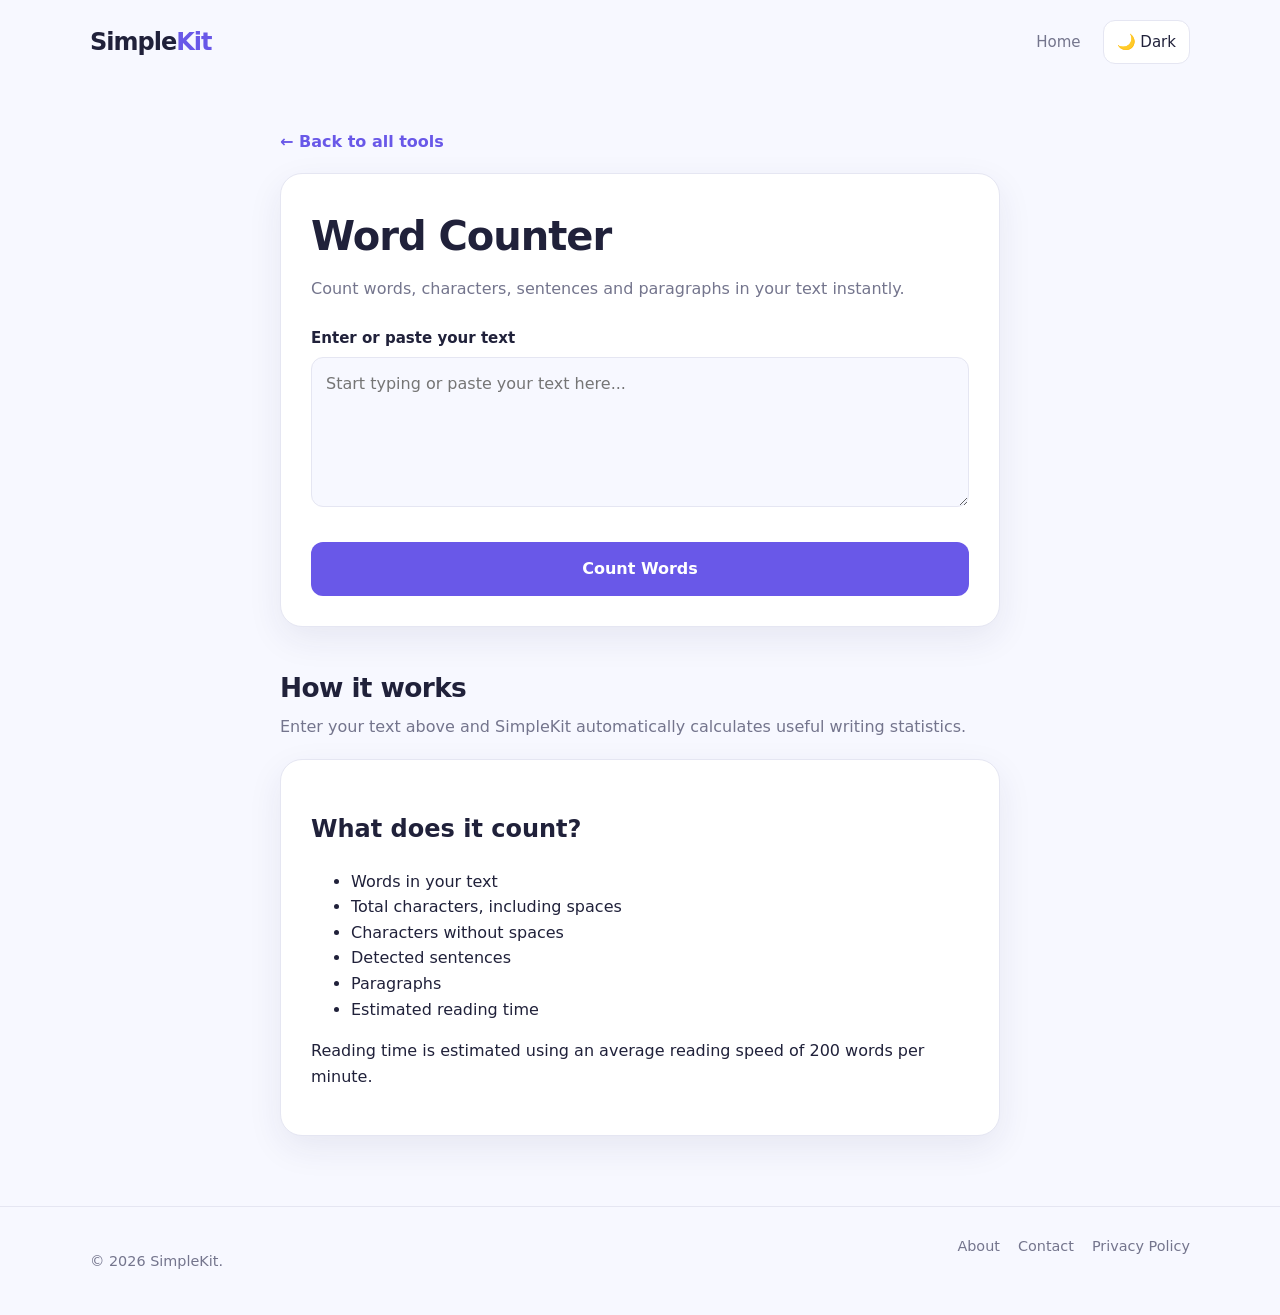
<file: word-counter/index.html>
<!DOCTYPE html>
<html lang="en">
<head>
  <meta charset="UTF-8">
  <meta name="viewport" content="width=device-width, initial-scale=1.0">
  <meta name="description" content="Count words, characters, sentences and paragraphs with SimpleKit's free online word counter.">
  <title>Word Counter - SimpleKit</title>

  <link rel="stylesheet" href="/assets/styles.css">

  <script>
    (function () {
      const saved = localStorage.getItem("simplekit-theme");
      const preferred = window.matchMedia("(prefers-color-scheme: dark)").matches ? "dark" : "light";
      document.documentElement.dataset.theme = saved || preferred;
    })();
  </script>

  <script src="/assets/app.js" defer></script>
</head>

<body>

  <header class="container">
    <nav class="navbar">
      <a href="/" class="logo">Simple<span>Kit</span></a>

      <div class="nav-links">
        <a href="/">Home</a>
        <button class="theme-toggle" id="theme-toggle" type="button">🌙 Dark</button>
      </div>
    </nav>
  </header>

  <main class="container">

    <section class="tool-layout">

      <a href="/" class="back-link">← Back to all tools</a>

      <div class="tool-panel">

        <h1>Word Counter</h1>

        <p class="tool-description">
          Count words, characters, sentences and paragraphs
          in your text instantly.
        </p>

        <div class="field">
          <label for="word-text">Enter or paste your text</label>

          <textarea
            id="word-text"
            placeholder="Start typing or paste your text here..."
            oninput="countWords()"
          ></textarea>
        </div>

        <button
          class="primary-button"
          type="button"
          onclick="countWords()"
        >
          Count Words
        </button>

        <div class="result" id="result" aria-live="polite"></div>

      </div>

      <section class="section-heading">
        <h2>How it works</h2>
        <p>
          Enter your text above and SimpleKit automatically
          calculates useful writing statistics.
        </p>
      </section>

      <section class="tool-panel">
        <h2>What does it count?</h2>

        <ul>
          <li>Words in your text</li>
          <li>Total characters, including spaces</li>
          <li>Characters without spaces</li>
          <li>Detected sentences</li>
          <li>Paragraphs</li>
          <li>Estimated reading time</li>
        </ul>

        <p>
          Reading time is estimated using an average reading
          speed of 200 words per minute.
        </p>
      </section>

    </section>

  </main>

  <footer class="site-footer">
    <div class="container footer-inner">
      <p>© <span id="current-year"></span> SimpleKit.</p>

      <div class="footer-links">
        <a href="/about/">About</a>
        <a href="/contact/">Contact</a>
        <a href="/privacy/">Privacy Policy</a>
      </div>
    </div>
  </footer>

  <script>
    document.getElementById("current-year").textContent =
      new Date().getFullYear();
  </script>

</body>
</html>
</file>
<file: assets/styles.css>
:root {
  color-scheme: light;
  --bg: #f7f8ff;
  --surface: #ffffff;
  --surface-2: #f0f1ff;
  --text: #20213a;
  --muted: #74758d;
  --border: #e5e6f2;
  --primary: #6958e8;
  --primary-hover: #5544d1;
  --shadow: 0 12px 35px rgba(39, 35, 90, 0.08);
}

[data-theme="dark"] {
  color-scheme: dark;
  --bg: #141522;
  --surface: #202235;
  --surface-2: #292c43;
  --text: #f4f3ff;
  --muted: #b1b2ca;
  --border: #383b54;
  --primary: #a394ff;
  --primary-hover: #b4a8ff;
  --shadow: 0 12px 35px rgba(0, 0, 0, 0.2);
}

* {
  box-sizing: border-box;
}

html {
  scroll-behavior: smooth;
}

body {
  margin: 0;
  background: var(--bg);
  color: var(--text);
  font-family: Inter, system-ui, -apple-system, BlinkMacSystemFont, "Segoe UI", sans-serif;
  line-height: 1.6;
  transition: background 0.2s, color 0.2s;
}

a {
  color: inherit;
  text-decoration: none;
}

button,
input,
textarea,
select {
  font: inherit;
}

button {
  cursor: pointer;
}

.container {
  width: min(1100px, calc(100% - 36px));
  margin: 0 auto;
}

.navbar {
  display: flex;
  align-items: center;
  justify-content: space-between;
  gap: 18px;
  padding: 20px 0;
}

.logo {
  font-size: 1.5rem;
  font-weight: 850;
  letter-spacing: -1px;
}

.logo span {
  color: var(--primary);
}

.nav-links {
  display: flex;
  align-items: center;
  gap: 22px;
  color: var(--muted);
  font-size: 0.94rem;
}

.nav-links a:hover {
  color: var(--primary);
}

.theme-toggle {
  border: 1px solid var(--border);
  background: var(--surface);
  color: var(--text);
  border-radius: 12px;
  padding: 9px 13px;
}

.hero {
  position: relative;
  overflow: hidden;
  margin: 30px 0 42px;
  padding: 70px 35px;
  border-radius: 28px;
  text-align: center;
  background: linear-gradient(125deg, #6958e8, #a15de8 55%, #ee82bd);
  color: white;
}

.hero::before,
.hero::after {
  content: "";
  position: absolute;
  border-radius: 50%;
  background: rgba(255, 255, 255, 0.12);
}

.hero::before {
  width: 240px;
  height: 240px;
  top: -120px;
  left: -60px;
}

.hero::after {
  width: 300px;
  height: 300px;
  bottom: -190px;
  right: -70px;
}

.hero-content {
  position: relative;
  z-index: 1;
}

.hero h1 {
  max-width: 720px;
  margin: 0 auto 15px;
  font-size: clamp(2.2rem, 6vw, 3.7rem);
  line-height: 1.12;
  letter-spacing: -2px;
}

.hero p {
  max-width: 560px;
  margin: 0 auto 25px;
  color: rgba(255, 255, 255, 0.9);
  font-size: 1.08rem;
}

.search-box {
  display: block;
  width: min(470px, 100%);
  margin: 0 auto;
  padding: 15px 19px;
  border: 0;
  border-radius: 14px;
  outline: none;
  background: white;
  color: #20213a;
  box-shadow: 0 8px 25px rgba(0, 0, 0, 0.12);
}

.section-heading {
  margin: 40px 0 20px;
}

.section-heading h2 {
  margin: 0 0 5px;
  font-size: 1.65rem;
  letter-spacing: -0.6px;
}

.section-heading p {
  margin: 0;
  color: var(--muted);
}

.tools-grid {
  display: grid;
  grid-template-columns: repeat(3, minmax(0, 1fr));
  gap: 18px;
  margin-bottom: 50px;
}

.tool-card {
  display: block;
  padding: 24px;
  border: 1px solid var(--border);
  border-radius: 20px;
  background: var(--surface);
  box-shadow: var(--shadow);
  transition: transform 0.2s, border-color 0.2s;
}

.tool-card:hover {
  transform: translateY(-5px);
  border-color: var(--primary);
}

.tool-icon {
  display: grid;
  width: 49px;
  height: 49px;
  margin-bottom: 17px;
  place-items: center;
  border-radius: 15px;
  background: var(--surface-2);
  font-size: 1.5rem;
}

.tool-card h3 {
  margin: 0 0 7px;
  font-size: 1.12rem;
}

.tool-card p {
  margin: 0;
  color: var(--muted);
  font-size: 0.93rem;
}

.tool-layout {
  max-width: 720px;
  margin: 45px auto 70px;
}

.tool-panel {
  padding: 30px;
  border: 1px solid var(--border);
  border-radius: 22px;
  background: var(--surface);
  box-shadow: var(--shadow);
}

.tool-panel h1 {
  margin: 0 0 8px;
  font-size: clamp(1.8rem, 5vw, 2.5rem);
  letter-spacing: -1px;
}

.tool-description {
  margin: 0 0 25px;
  color: var(--muted);
}

.field {
  display: block;
  margin: 17px 0;
}

.field label {
  display: block;
  margin-bottom: 7px;
  font-weight: 650;
  font-size: 0.94rem;
}

.field input,
.field textarea,
.field select {
  width: 100%;
  padding: 13px 14px;
  border: 1px solid var(--border);
  border-radius: 12px;
  outline: none;
  background: var(--bg);
  color: var(--text);
}

.field input:focus,
.field textarea:focus,
.field select:focus {
  border-color: var(--primary);
  box-shadow: 0 0 0 3px rgba(105, 88, 232, 0.12);
}

.field textarea {
  min-height: 150px;
  resize: vertical;
}

.primary-button {
  width: 100%;
  margin-top: 10px;
  padding: 14px 18px;
  border: 0;
  border-radius: 12px;
  background: var(--primary);
  color: white;
  font-weight: 750;
  transition: background 0.2s;
}

.primary-button:hover {
  background: var(--primary-hover);
}

.result {
  display: none;
  margin-top: 22px;
  padding: 18px;
  border: 1px solid var(--border);
  border-radius: 14px;
  background: var(--surface-2);
}

.result.show {
  display: block;
}

.result strong {
  color: var(--primary);
  font-size: 1.35rem;
}

.stats-grid {
  display: grid;
  grid-template-columns: repeat(2, 1fr);
  gap: 12px;
  margin-top: 20px;
}

.stat {
  padding: 16px;
  border-radius: 14px;
  background: var(--surface-2);
}

.stat strong {
  display: block;
  font-size: 1.5rem;
  color: var(--primary);
}

.stat span {
  color: var(--muted);
  font-size: 0.86rem;
}

.back-link {
  display: inline-block;
  margin-bottom: 18px;
  color: var(--primary);
  font-weight: 650;
}

.site-footer {
  padding: 28px 0;
  border-top: 1px solid var(--border);
  color: var(--muted);
  font-size: 0.9rem;
}

.footer-inner {
  display: flex;
  justify-content: space-between;
  flex-wrap: wrap;
  gap: 15px;
}

.footer-links {
  display: flex;
  gap: 18px;
  flex-wrap: wrap;
}

.footer-links a:hover {
  color: var(--primary);
}

@media (max-width: 760px) {
  .tools-grid {
    grid-template-columns: repeat(2, minmax(0, 1fr));
  }

  .hero {
    padding: 55px 20px;
  }
}

@media (max-width: 520px) {
  .nav-links {
    gap: 12px;
    font-size: 0.85rem;
  }

  .tools-grid {
    grid-template-columns: 1fr;
  }

  .tool-panel {
    padding: 22px 17px;
  }

  .stats-grid {
    grid-template-columns: 1fr 1fr;
  }
}
</file>
